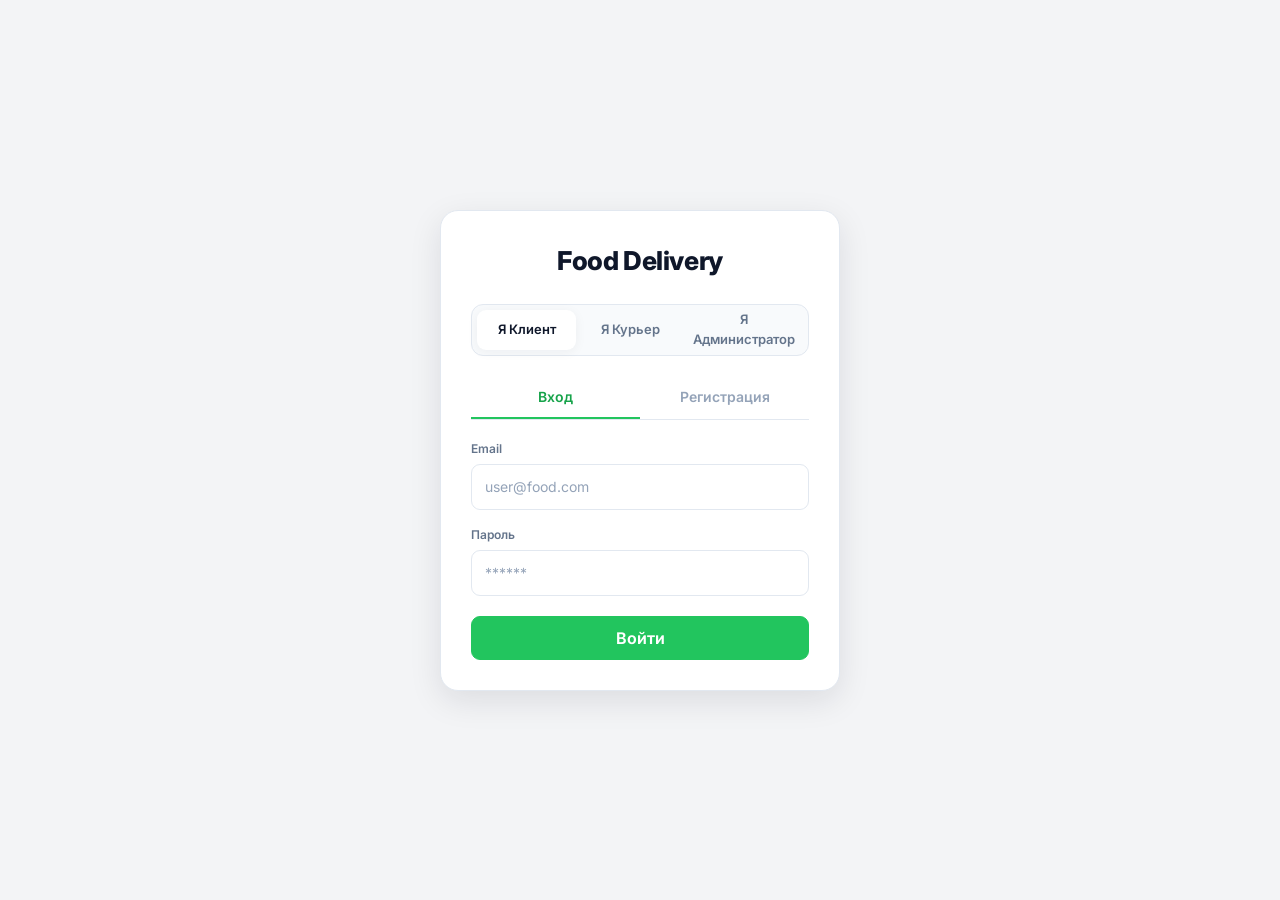
<file: frontend/auth-service-frontend/index.html>
<!DOCTYPE html>
<html lang="ru">

<head>
  <meta charset="UTF-8">
  <meta name="viewport" content="width=device-width, initial-scale=1.0">
  <title>Food Delivery — Авторизация</title>
  <link rel="stylesheet" href="../common/css/base.css">
  <link rel="stylesheet" href="../common/css/components.css">
  <link rel="stylesheet" href="css/auth.css">
</head>

<body>
  <div class="auth-container">
    <div class="auth-card">

      <div class="brand">
        <h1>Food Delivery</h1>
      </div>

      <div class="role-selector">
        <button id="btnCustomer" class="role-btn active">
          Я Клиент
        </button>

        <button id="btnCourier" class="role-btn">
          Я Курьер
        </button>

        <button id="btnAdmin" class="role-btn">
          Я Администратор
        </button>
      </div>

      <div class="tabs">
        <button id="loginTab" class="tab active">Вход</button>
        <button id="registerTab" class="tab">Регистрация</button>
      </div>

      <div id="alertBox" class="alert hidden"></div>

      <form id="loginForm">
        <div class="form-group">
          <label>Email</label>
          <input id="loginEmail" placeholder="user@food.com">
        </div>

        <div class="form-group">
          <label>Пароль</label>
          <input type="password" id="loginPassword" placeholder="******">
        </div>

        <button type="submit" class="btn btn-primary">Войти</button>
      </form>

      <form id="registerForm" class="hidden">

        <div class="form-group">
          <label>Email</label>
          <input id="regEmail" placeholder="customer@food.com">
        </div>

        <div class="form-group">
          <label>Пароль</label>
          <input type="password" id="regPassword" placeholder="******">
        </div>

        <div class="form-group">
          <label>Подтвердите пароль</label>
          <input type="password" id="regConfirmPassword" placeholder="******">
        </div>

        <button type="submit" class="btn btn-primary">Зарегистрироваться</button>
      </form>

      <div id="roleNotice" class="notice hidden"></div>
    </div>
  </div>

  <script type="module" src="js/auth.js"></script>
</body>
</html>
</file>
<file: frontend/common/css/base.css>
@import url("https://fonts.googleapis.com/css2?family=Inter:wght@400;500;600;700;800&display=swap");

:root {
    --color-primary: #22c55e;
    --color-primary-dark: #16a34a;
    --color-primary-light: #dcfce7;

    --color-bg: #f3f4f6;
    --color-surface: #ffffff;
    --color-surface-muted: #f8fafc;

    --color-sidebar: #1e293b;
    --color-sidebar-hover: #334155;

    --color-text: #0f172a;
    --color-text-secondary: #64748b;
    --color-border: #e2e8f0;
    --color-border-strong: #cbd5e1;

    --color-danger: #ef4444;
    --color-danger-dark: #dc2626;
    --color-danger-light: #fee2e2;

    --color-warning-light: #fef3c7;

    --color-info-light: #dbeafe;

    --color-success-text: #15803d;
    --color-danger-text: #b91c1c;
    --color-warning-text: #b45309;
    --color-info-text: #1d4ed8;

    --shadow-sm: 0 2px 12px rgba(15, 23, 42, .05);
    --shadow-md: 0 10px 32px rgba(15, 23, 42, .10);
    --shadow-lg: 0 24px 70px rgba(15, 23, 42, .18);

    --radius-sm: 9px;
    --radius-md: 14px;
    --radius-lg: 18px;

    --spacing-1: 4px;
    --spacing-2: 8px;
    --spacing-3: 12px;
    --spacing-4: 16px;
    --spacing-5: 20px;
    --spacing-6: 24px;
    --spacing-7: 28px;
    --spacing-8: 32px;
}

* {
    box-sizing: border-box;
    margin: 0;
    padding: 0;
}

html {
    width: 100%;
    min-height: 100%;
}

body {
    width: 100%;
    min-height: 100vh;
    font-family: Inter, -apple-system, BlinkMacSystemFont, "Segoe UI", Roboto, Arial, sans-serif;
    background: var(--color-bg);
    color: var(--color-text);
    line-height: 1.5;
    -webkit-font-smoothing: antialiased;
    text-rendering: optimizeLegibility;
}

button,
input,
textarea,
select {
    font: inherit;
}

button {
    cursor: pointer;
}

button:disabled {
    cursor: not-allowed;
    opacity: .55;
}

img {
    max-width: 100%;
}

input,
textarea,
select {
    outline: none;
}

input:focus,
textarea:focus,
select:focus {
    border-color: var(--color-primary) !important;
    box-shadow: 0 0 0 3px rgba(34, 197, 94, .10);
}

h1,
h2,
h3,
h4,
h5,
h6 {
    color: var(--color-text);
}

.hidden {
    display: none !important;
}

.full-width {
    width: 100%;
}

::selection {
    background: var(--color-primary-light);
    color: var(--color-text);
}
</file>
<file: frontend/common/css/components.css>
.app {
    min-height: 100vh;
}

.sidebar {
    position: fixed;
    inset: 0 auto 0 0;
    width: 250px;
    height: 100vh;
    display: flex;
    flex-direction: column;
    background: var(--color-sidebar);
    color: #fff;
    z-index: 100;
}

.sidebar-logo {
    height: 80px;
    display: flex;
    align-items: center;
    padding: 0 var(--spacing-6);
    border-bottom: 1px solid rgba(255, 255, 255, .08);
}

.logo-text {
    display: flex;
    flex-direction: column;
    line-height: 1;
}

.logo-title {
    color: #fff;
    font-size: 22px;
    font-weight: 800;
    letter-spacing: -.6px;
}

.logo-subtitle {
    margin-top: var(--spacing-1);
    color: #94a3b8;
    font-size: 12px;
    font-weight: 600;
}

.sidebar-nav {
    flex: 1;
    padding: var(--spacing-5) var(--spacing-3);
}

.nav-item {
    width: 100%;
    height: 46px;
    display: flex;
    align-items: center;
    gap: var(--spacing-3);
    padding: 0 var(--spacing-3);
    margin-bottom: 6px;
    border: 0;
    border-radius: 10px;
    background: transparent;
    color: #cbd5e1;
    text-align: left;
    transition: background-color .2s ease, color .2s ease;
}

.nav-item:hover {
    background: var(--color-sidebar-hover);
    color: #fff;
}

.nav-item.active {
    background: var(--color-primary);
    color: #fff;
}

.nav-icon {
    width: 22px;
    display: flex;
    align-items: center;
    justify-content: center;
    flex-shrink: 0;
    font-size: 17px;
}

.sidebar-bottom {
    padding: var(--spacing-4) var(--spacing-3);
    border-top: 1px solid rgba(255, 255, 255, .08);
}

.user-info {
    display: flex;
    align-items: center;
    gap: 10px;
    padding: var(--spacing-2) 6px 14px;
}

.user-avatar {
    width: 38px;
    height: 38px;
    display: flex;
    align-items: center;
    justify-content: center;
    flex-shrink: 0;
    border-radius: 50%;
    background: var(--color-primary);
    color: #fff;
    font-size: 14px;
    font-weight: 800;
}

.user-details {
    min-width: 0;
    display: flex;
    flex-direction: column;
}

.user-name {
    overflow: hidden;
    color: #fff;
    font-size: 13px;
    font-weight: 650;
    text-overflow: ellipsis;
    white-space: nowrap;
}

.logout-button {
    width: 100%;
    height: 42px;
    display: flex;
    align-items: center;
    gap: var(--spacing-3);
    padding: 0 var(--spacing-3);
    border: 0;
    border-radius: 10px;
    background: transparent;
    color: #cbd5e1;
    text-align: left;
    transition: background-color .2s ease, color .2s ease;
}

.logout-button:hover {
    background: rgba(239, 68, 68, .15);
    color: #fca5a5;
}

.main-content {
    width: calc(100% - 250px);
    min-height: 100vh;
    margin-left: 250px;
    padding: 0 var(--spacing-8) 40px;
}

.top-header {
    min-height: 96px;
    display: flex;
    align-items: center;
    justify-content: space-between;
    gap: var(--spacing-5);
    padding: 22px 0;
    border-bottom: 1px solid var(--color-border);
}

.header-title h1 {
    font-size: 27px;
    font-weight: 750;
    letter-spacing: -.6px;
}

.header-title p {
    margin-top: 3px;
    color: var(--color-text-secondary);
    font-size: 14px;
}

.header-actions {
    display: flex;
    align-items: center;
    gap: var(--spacing-3);
}

.content-section {
    padding-top: var(--spacing-7);
}

.primary-button,
.secondary-button,
.btn {
    display: inline-flex;
    align-items: center;
    justify-content: center;
    gap: var(--spacing-2);
    font-weight: 650;
    line-height: 1;
    border-radius: var(--radius-sm);
    transition: background-color .2s ease, border-color .2s ease, color .2s ease, transform .2s ease;
}

.primary-button,
.btn-primary {
    min-height: 44px;
    padding: 0 18px;
    border: 1px solid var(--color-primary);
    background: var(--color-primary);
    color: #fff;
}

.primary-button:hover:not(:disabled),
.btn-primary:hover:not(:disabled) {
    border-color: var(--color-primary-dark);
    background: var(--color-primary-dark);
}

.secondary-button,
.btn-secondary {
    min-height: 40px;
    padding: 0 14px;
    border: 1px solid var(--color-border);
    background: var(--color-surface);
    color: var(--color-text);
    font-size: 13px;
}

.secondary-button:hover:not(:disabled),
.btn-secondary:hover:not(:disabled) {
    border-color: var(--color-primary);
    color: var(--color-primary-dark);
}

.btn {
    width: auto;
}

.btn-primary {
    width: 100%;
}

.btn:active:not(:disabled) {
    transform: translateY(1px);
}

.close-button,
.modal-close {
    width: 38px;
    height: 38px;
    display: inline-flex;
    align-items: center;
    justify-content: center;
    flex-shrink: 0;
    padding: 0;
    border: 1px solid var(--color-border);
    border-radius: 10px;
    background: var(--color-surface-muted);
    color: var(--color-text-secondary);
    font-size: 20px;
    line-height: 1;
    transition: background-color .2s ease, color .2s ease, border-color .2s ease;
}

.close-button:hover,
.modal-close:hover {
    border-color: var(--color-border-strong);
    background: #f1f5f9;
    color: var(--color-text);
}

.form-group {
    margin-bottom: var(--spacing-5);
}

.form-group label {
    display: block;
    margin-bottom: var(--spacing-2);
    font-size: 13px;
    font-weight: 650;
}

.form-group input,
.form-group textarea,
.form-group select {
    width: 100%;
    min-height: 46px;
    padding: 10px 13px;
    border: 1px solid var(--color-border);
    border-radius: var(--radius-sm);
    background: var(--color-surface);
    color: var(--color-text);
    font-size: 14px;
    transition: border-color .2s ease, box-shadow .2s ease;
}

.form-group textarea {
    min-height: 100px;
    resize: vertical;
}

.form-group input::placeholder,
.form-group textarea::placeholder {
    color: #94a3b8;
}

.form-group input.error,
.form-group textarea.error,
.form-group select.error {
    border-color: var(--color-danger) !important;
}

.field-error {
    display: block;
    margin-top: 6px;
    color: var(--color-danger-dark);
    font-size: 12px;
    font-weight: 500;
}

.alert,
.modal-error {
    padding: var(--spacing-3) 14px;
    border: 1px solid #fecaca;
    border-radius: var(--radius-sm);
    background: var(--color-danger-light);
    color: var(--color-danger-text);
    font-size: 13px;
    font-weight: 600;
}

.alert {
    margin-top: var(--spacing-5);
}

.modal-error {
    margin-top: 0;
    margin-bottom: var(--spacing-4);
}

.alert-success,
.alert.success {
    border-color: #bbf7d0;
    background: var(--color-primary-light);
    color: var(--color-success-text);
}

.alert-danger {
    border-color: #fecaca;
    background: var(--color-danger-light);
    color: var(--color-danger-text);
}

.order-status {
    display: inline-flex;
    align-items: center;
    min-height: 28px;
    padding: 0 var(--spacing-3);
    border-radius: 20px;
    font-size: 12px;
    font-weight: 700;
    white-space: nowrap;
}

.status-success {
    background: var(--color-primary-light);
    color: var(--color-success-text);
}

.status-info {
    background: var(--color-info-light);
    color: var(--color-info-text);
}

.status-warning {
    background: var(--color-warning-light);
    color: var(--color-warning-text);
}

.status-danger {
    background: var(--color-danger-light);
    color: var(--color-danger-text);
}

.status-default {
    background: #f1f5f9;
    color: var(--color-text-secondary);
}

.loader {
    width: 34px;
    height: 34px;
    margin: 0 auto 14px;
    border: 3px solid var(--color-border);
    border-top-color: var(--color-primary);
    border-radius: 50%;
    animation: spin .8s linear infinite;
}

@keyframes spin {
    to {
        transform: rotate(360deg);
    }
}

.empty-state,
.menu-state,
.orders-state,
.courier-state {
    padding: 64px 20px;
    text-align: center;
}

.courier-state {
    color: var(--color-text-secondary);
}

.empty-state-icon,
.empty-icon {
    margin-bottom: var(--spacing-3);
    font-size: 36px;
}

.empty-state h3,
.menu-state h3,
.courier-state h3 {
    margin-bottom: 6px;
    font-size: 18px;
}

.empty-state p,
.menu-state p,
.courier-state p {
    color: var(--color-text-secondary);
    font-size: 14px;
}

.empty-state p {
    margin-bottom: 18px;
}

.overlay,
.modal-overlay {
    position: fixed;
    inset: 0;
}

.overlay {
    background: rgba(15, 23, 42, .45);
    z-index: 250;
}

.modal-overlay {
    display: flex;
    align-items: center;
    justify-content: center;
    padding: 18px;
    background: rgba(15, 23, 42, .58);
    backdrop-filter: blur(2px);
    z-index: 500;
}

.modal {
    width: 100%;
    max-width: 520px;
    max-height: calc(100vh - 36px);
    overflow: hidden;
    background: var(--color-surface);
    border: 1px solid rgba(226, 232, 240, .9);
    border-radius: var(--radius-lg);
    box-shadow: var(--shadow-lg);
}

.modal-header {
    min-height: 72px;
    display: flex;
    align-items: center;
    justify-content: space-between;
    gap: var(--spacing-4);
    padding: 16px 18px;
    border-bottom: 1px solid var(--color-border);
    background: var(--color-surface);
}

.modal-header > div:first-child {
    min-width: 0;
}

.modal-header h2 {
    font-size: 19px;
    font-weight: 750;
    letter-spacing: -.2px;
}

.modal-header p {
    margin-top: 2px;
    color: var(--color-text-secondary);
    font-size: 13px;
    line-height: 1.4;
}

.modal-body {
    padding: var(--spacing-5);
    overflow-y: auto;
}

.modal-footer {
    display: flex;
    justify-content: flex-end;
    gap: 10px;
    padding: var(--spacing-4) var(--spacing-5);
    border-top: 1px solid var(--color-border);
    background: var(--color-surface-muted);
}

.orders-list {
    display: grid;
    gap: 14px;
}
</file>
<file: frontend/auth-service-frontend/css/auth.css>
body {
    display: flex;
    align-items: center;
    justify-content: center;
}

.auth-container {
    width: 100%;
    max-width: 440px;
    padding: 20px;
}

.auth-card {
    padding: 30px;
    background: var(--color-surface);
    border: 1px solid var(--color-border);
    border-radius: var(--radius-lg);
    box-shadow: var(--shadow-md);
}

.brand {
    margin-bottom: 24px;
    text-align: center;
}

.brand h1 {
    color: var(--color-text);
    font-size: 26px;
    font-weight: 800;
    letter-spacing: -.4px;
}

.role-selector {
    display: flex;
    gap: 5px;
    margin-bottom: 20px;
    padding: 5px;
    border: 1px solid var(--color-border);
    border-radius: 12px;
    background: var(--color-surface-muted);
}

.role-btn {
    flex: 1;
    min-height: 40px;
    padding: 0 8px;
    border: 0;
    border-radius: 9px;
    background: transparent;
    color: var(--color-text-secondary);
    font-size: 13px;
    font-weight: 600;
    transition: background-color .2s ease, color .2s ease, box-shadow .2s ease;
}

.role-btn:hover {
    color: var(--color-text);
}

.role-btn.active {
    background: #fff;
    color: var(--color-text);
    box-shadow: var(--shadow-sm);
}

.tabs {
    display: flex;
    margin-bottom: 20px;
    border-bottom: 1px solid var(--color-border);
}

.tab {
    flex: 1;
    padding: 10px;
    border: 0;
    border-bottom: 2px solid transparent;
    background: transparent;
    color: #94a3b8;
    font-size: 14px;
    font-weight: 600;
    transition: color .2s ease, border-color .2s ease;
}

.tab.active {
    border-bottom-color: var(--color-primary);
    color: var(--color-primary-dark);
}

.auth-card .form-group {
    margin-bottom: 16px;
}

.auth-card .form-group label {
    margin-bottom: 6px;
    color: var(--color-text-secondary);
    font-size: 12px;
    font-weight: 600;
}

.auth-card .form-group input {
    min-height: 46px;
    font-size: 14px;
}

.auth-card .btn {
    margin-top: 4px;
}

.auth-card .alert {
    margin: 0 0 16px;
    text-align: center;
}

.notice {
    margin-top: 18px;
    padding: 12px;
    border: 1px solid #fde68a;
    border-radius: 9px;
    background: var(--color-warning-light);
    color: #92400e;
    font-size: 13px;
    line-height: 1.4;
    text-align: center;
}
</file>
